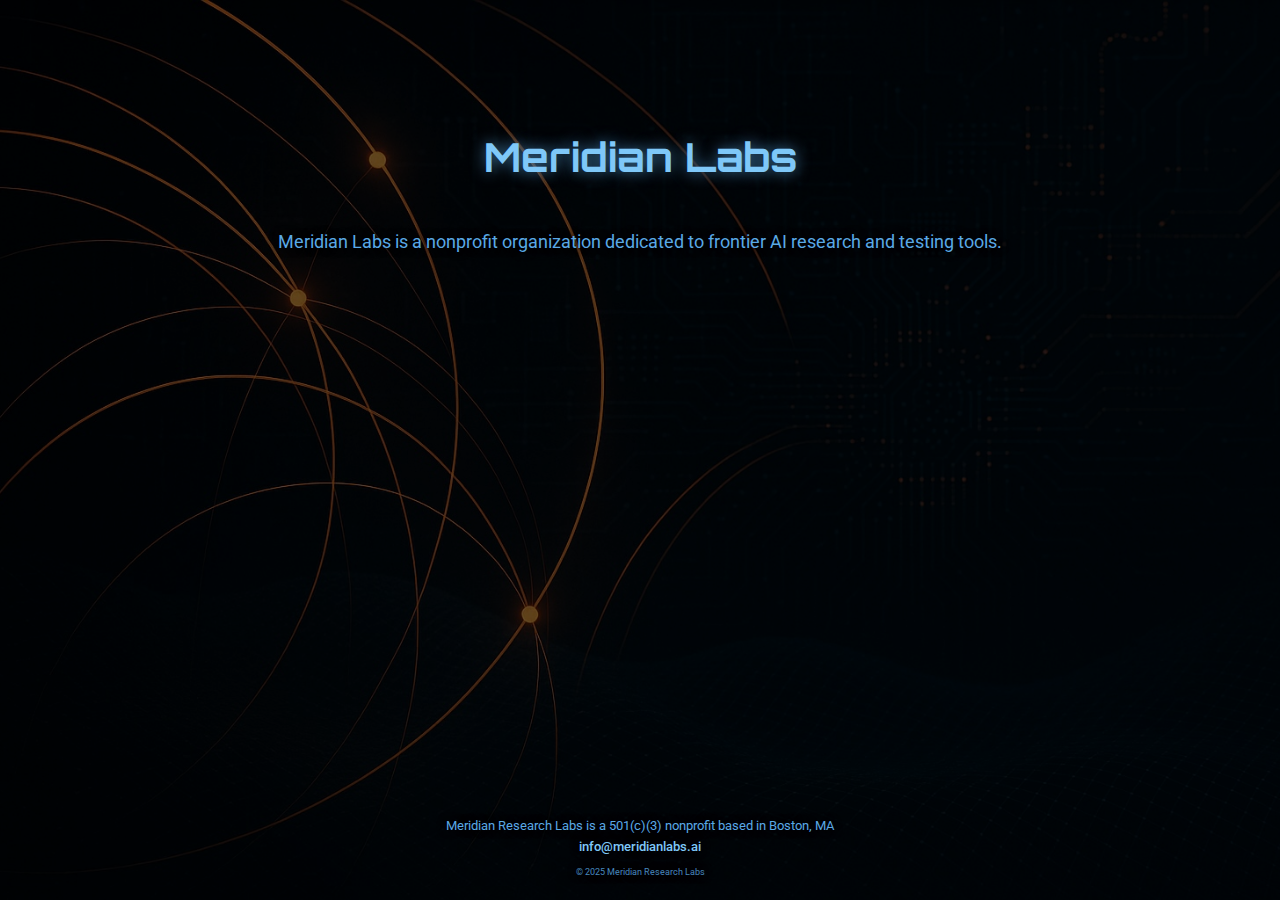
<file: www/index.html>
<!DOCTYPE html>
<html lang="en">
  <head>
    <meta charset="UTF-8" />
    <meta name="viewport" content="width=device-width, initial-scale=1.0" />
    <title>Meridian Research Labs</title>
    <link rel="stylesheet" href="fonts/fonts.css" />
    <style>
      body {
        margin: 0;
        padding: 0;
        background-color: #050505;
        background-image: url('bg.jpg');
        background-size: cover;
        background-position: center;
        background-repeat: no-repeat;
        background-blend-mode: normal;
        opacity: 1;
        color: #5aa9e6;
        font-family: "Roboto", sans-serif;
        height: 100vh;
        display: flex;
        flex-direction: column;
        justify-content: space-between;
        align-items: center;
        position: relative;
      }

      .main-content {
        display: flex;
        flex-direction: column;
        margin-top: 7em;
        align-items: center;
        flex-grow: 1;
        text-align: center;
        padding: 0 2rem;
      }

      h1 {
        font-family: "Orbitron", sans-serif;
        font-size: 2.5rem;
        font-weight: 700;
        margin: 0.5em 0;
        color: #7fc8f8;
        text-shadow: 0 0 15px rgba(90, 169, 230, 0.7);
      }

      .description {
        font-size: 1.1rem;
        max-width: 750px;
        margin-top: 1em;
        line-height: 1.6;
        font-family: "Roboto", sans-serif;
        text-shadow: 0 0 10px rgba(0, 0, 0, 0.8);
        padding: 0.5em;
      }

      .footer {
        display: flex;
        justify-content: space-between;
        align-items: top;
        width: 100%;
        padding: 1em 2em;
        font-size: 0.8rem;
        font-family: "Roboto", sans-serif;
        box-sizing: border-box;
        text-align: center;
        color: #5aa9e6;
        text-shadow: 0 0 8px rgba(0, 0, 0, 0.9);
      }

      .footer-section {
        flex: 1;
      }

      .footer-section.left {
        text-align: left;
      }

      .footer-section.center {
        text-align: center;
        flex: 3;
      }

      .footer-section.right {
        text-align: right;
      }

      .footer a {
        color: #7fc8f8;
        text-decoration: none;
        font-weight: 500;
        transition: color 0.3s ease;
        text-shadow: 0 0 8px rgba(0, 0, 0, 0.8);
      }
      
      .footer a:hover {
        color: #fff;
        text-shadow: 0 0 8px rgba(90, 169, 230, 0.7);
      }

      body::after {
        content: "";
        position: absolute;
        top: 0;
        left: 0;
        width: 100%;
        height: 100%;
        background-color: rgba(0, 0, 0, 0.6);
        pointer-events: none;
        z-index: 1;
      }

      .main-content,
      .footer {
        position: relative;
        z-index: 2;
      }

      .copyright {
        font-size: 0.7em;
        opacity: 0.8;
      }

      .contact {
        padding-top: 0.5em;
        padding-bottom: 1em;
      }
      
      .footer-content {
        padding: 0.8em;
        display: inline-block;
      }
    </style>
  </head>
  <body>
    <div class="main-content">
      <h1>Meridian Labs</h1>
      <div class="description">
      Meridian Labs is a nonprofit organization dedicated to frontier AI research and testing tools. 
      </div>
    </div>

    <div class="footer">
      <div class="footer-section left"></div>

      <div class="footer-section center">
        <div class="footer-content">
          <div>
            Meridian Research Labs is a 501(c)(3) nonprofit based in Boston, MA
          </div>
          <div class="contact">
            <a href="mailto:info@meridianlabs.ai">info@meridianlabs.ai</a>
          </div>
          <div class="copyright">© 2025 Meridian Research Labs</div>
        </div>
      </div>

      <div class="footer-section right"></div>
    </div>
  </body>
</html>
</file>
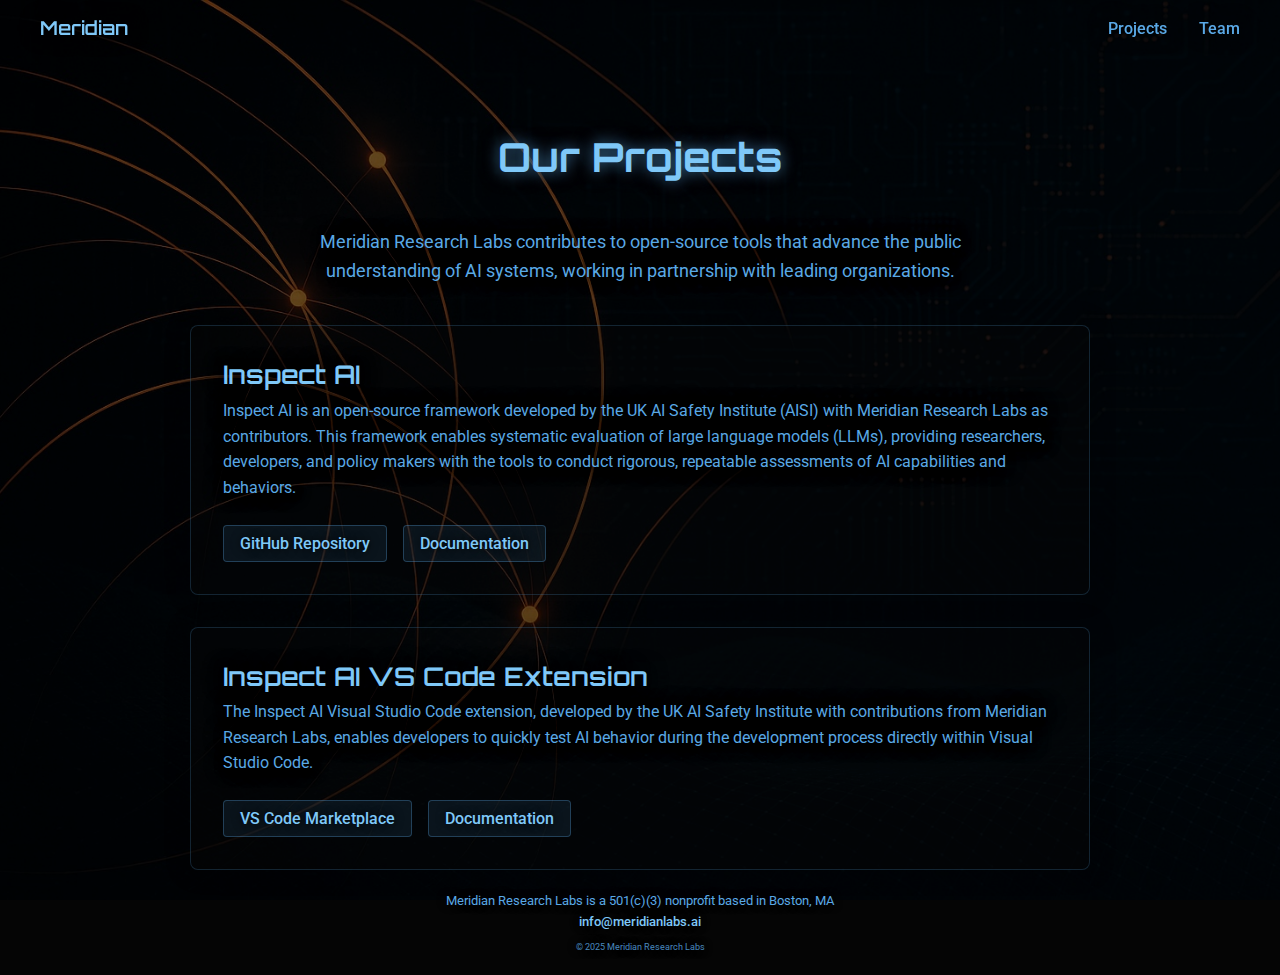
<file: www/projects.html>
<!DOCTYPE html>
<html lang="en">
  <head>
    <meta charset="UTF-8" />
    <meta name="viewport" content="width=device-width, initial-scale=1.0" />
    <title>Projects - Meridian Research Labs</title>
    <link rel="stylesheet" href="fonts/fonts.css" />
    <style>
      body {
        margin: 0;
        padding: 0;
        background-color: #050505;
        background-image: url('bg.jpg');
        background-size: cover;
        background-position: center;
        background-repeat: no-repeat;
        background-blend-mode: normal;
        opacity: 1;
        color: #5aa9e6;
        font-family: "Roboto", sans-serif;
        height: 100vh;
        display: flex;
        flex-direction: column;
        justify-content: space-between;
        align-items: center;
        position: relative;
      }

      .main-content {
        display: flex;
        flex-direction: column;
        margin-top: 7em;
        align-items: center;
        flex-grow: 1;
        text-align: center;
        padding: 0 2rem;
        width: 100%;
        max-width: 1200px;
      }

      h1 {
        font-family: "Orbitron", sans-serif;
        font-size: 2.5rem;
        font-weight: 700;
        margin: 0.5em 0;
        color: #7fc8f8;
        text-shadow: 0 0 15px rgba(90, 169, 230, 0.7), 0 0 20px rgba(0, 0, 0, 0.9);
      }

      h2 {
        font-family: "Orbitron", sans-serif;
        font-size: 1.8rem;
        font-weight: 600;
        margin: 0.5em 0;
        color: #7fc8f8;
        text-shadow: 0 0 10px rgba(90, 169, 230, 0.7), 0 0 20px rgba(0, 0, 0, 0.9);
      }

      .description {
        font-size: 1.1rem;
        max-width: 750px;
        margin-top: 1em;
        line-height: 1.6;
        font-family: "Roboto", sans-serif;
        text-shadow: 0 0 10px rgba(0, 0, 0, 0.9), 0 0 20px rgba(0, 0, 0, 0.8);
        padding: 0.5em;
      }

      .project-list {
        display: flex;
        flex-direction: column;
        width: 100%;
        max-width: 900px;
        margin: 2em auto 0;
        gap: 2em;
      }

      .project {
        background-color: rgba(5, 5, 5, 0.3);
        border-radius: 8px;
        padding: 2em;
        text-align: left;
        border: 1px solid rgba(90, 169, 230, 0.2);
        box-shadow: 0 0 25px rgba(0, 0, 0, 0.3);
      }

      .project h3 {
        margin-top: 0;
        color: #7fc8f8;
        font-family: "Orbitron", sans-serif;
        font-weight: 600;
        font-size: 1.6rem;
        margin-bottom: 0.3em;
        text-shadow: 0 0 10px rgba(0, 0, 0, 0.9), 0 0 20px rgba(0, 0, 0, 0.8);
      }

      .project p {
        margin: 0 0 1em 0;
        line-height: 1.6;
        text-shadow: 0 0 10px rgba(0, 0, 0, 0.9), 0 0 20px rgba(0, 0, 0, 0.8);
      }
      
      .project p:last-child {
        margin-bottom: 0;
      }

      .project-links {
        margin-top: 1.5em;
        display: flex;
        gap: 1em;
        flex-wrap: wrap;
      }

      .project-link {
        display: inline-block;
        padding: 0.5em 1em;
        background-color: rgba(90, 169, 230, 0.1);
        border: 1px solid rgba(90, 169, 230, 0.3);
        border-radius: 4px;
        color: #7fc8f8;
        text-decoration: none;
        font-weight: 500;
        transition: all 0.3s ease;
        text-shadow: 0 0 10px rgba(0, 0, 0, 0.9);
      }

      .project-link:hover {
        background-color: rgba(90, 169, 230, 0.2);
        border-color: rgba(90, 169, 230, 0.5);
        color: #fff;
        text-shadow: 0 0 8px rgba(90, 169, 230, 0.7), 0 0 15px rgba(0, 0, 0, 0.8);
      }

      .footer {
        display: flex;
        justify-content: space-between;
        align-items: top;
        width: 100%;
        padding: 1em 2em;
        font-size: 0.8rem;
        font-family: "Roboto", sans-serif;
        box-sizing: border-box;
        text-align: center;
        color: #5aa9e6;
        text-shadow: 0 0 8px rgba(0, 0, 0, 0.9);
      }

      .footer-section {
        flex: 1;
      }

      .footer-section.left {
        text-align: left;
      }

      .footer-section.center {
        text-align: center;
        flex: 3;
      }

      .footer-section.right {
        text-align: right;
      }

      .footer a {
        color: #7fc8f8;
        text-decoration: none;
        font-weight: 500;
        transition: color 0.3s ease;
        text-shadow: 0 0 8px rgba(0, 0, 0, 0.8);
      }
      
      .footer a:hover {
        color: #fff;
        text-shadow: 0 0 8px rgba(90, 169, 230, 0.7);
      }

      body::after {
        content: "";
        position: absolute;
        top: 0;
        left: 0;
        width: 100%;
        height: 100%;
        background-color: rgba(0, 0, 0, 0.6);
        pointer-events: none;
        z-index: 1;
      }

      .main-content,
      .footer {
        position: relative;
        z-index: 2;
      }

      .copyright {
        font-size: 0.7em;
        opacity: 0.8;
      }

      .contact {
        padding-top: 0.5em;
        padding-bottom: 1em;
      }
      
      .footer-content {
        padding: 0.8em;
        display: inline-block;
      }

      .top-nav {
        position: fixed;
        top: 0;
        left: 0;
        width: 100%;
        background-color: transparent;
        z-index: 3;
      }

      .nav-container {
        display: flex;
        justify-content: space-between;
        align-items: center;
        padding: 1em 2em;
        max-width: 1200px;
        margin: 0 auto;
      }

      .nav-logo {
        font-family: "Orbitron", sans-serif;
        font-weight: 600;
        font-size: 1.2rem;
        color: #7fc8f8;
        text-shadow: 0 0 10px rgba(90, 169, 230, 0.5);
      }
      
      .nav-logo a {
        color: #7fc8f8;
        text-decoration: none;
        transition: color 0.3s ease;
        text-shadow: 0 0 10px rgba(0, 0, 0, 0.9), 0 0 20px rgba(0, 0, 0, 0.7);
      }
      
      .nav-logo a:hover {
        color: #fff;
        text-shadow: 0 0 8px rgba(90, 169, 230, 0.7), 0 0 15px rgba(0, 0, 0, 0.8);
      }

      .nav-links {
        display: flex;
        gap: 2em;
      }

      .nav-links a {
        color: #5aa9e6;
        text-decoration: none;
        font-family: "Roboto", sans-serif;
        font-weight: 500;
        transition: color 0.3s ease;
        text-shadow: 0 0 10px rgba(0, 0, 0, 0.9), 0 0 20px rgba(0, 0, 0, 0.7);
      }

      .nav-links a:hover {
        color: #fff;
        text-shadow: 0 0 8px rgba(90, 169, 230, 0.7), 0 0 15px rgba(0, 0, 0, 0.8);
      }
    </style>
  </head>
  <body>
    <nav class="top-nav">
      <div class="nav-container">
        <div class="nav-logo"><a href="index.html">Meridian</a></div>
        <div class="nav-links">
          <a href="projects.html">Projects</a>
          <a href="team.html">Team</a>
        </div>
      </div>
    </nav>
    <div class="main-content">
      <h1>Our Projects</h1>
      <div class="description">
        Meridian Research Labs contributes to open-source tools that advance the public understanding of AI systems, working in partnership with leading organizations.
      </div>
      
      <div class="project-list">
        <div class="project">
          <h3>Inspect AI</h3>
          <p>Inspect AI is an open-source framework developed by the UK AI Safety Institute (AISI) with Meridian Research Labs as contributors. This framework enables systematic evaluation of large language models (LLMs), providing researchers, developers, and policy makers with the tools to conduct rigorous, repeatable assessments of AI capabilities and behaviors.</p>
          <div class="project-links">
            <a href="https://github.com/UKGovernmentBEIS/inspect_ai" class="project-link" target="_blank">GitHub Repository</a>
            <a href="https://inspect.aisi.org.uk" class="project-link" target="_blank">Documentation</a>
          </div>
        </div>
        
        <div class="project">
          <h3>Inspect AI VS Code Extension</h3>
          <p>The Inspect AI Visual Studio Code extension, developed by the UK AI Safety Institute with contributions from Meridian Research Labs, enables developers to quickly test AI behavior during the development process directly within Visual Studio Code.</p>
          <div class="project-links">
            <a href="https://marketplace.visualstudio.com/items?itemName=ukaisi.inspect-ai" class="project-link" target="_blank">VS Code Marketplace</a>
            <a href="https://inspect.aisi.org.uk/vscode.html" class="project-link" target="_blank">Documentation</a>
          </div>
        </div>
      </div>
    </div>

    <div class="footer">
      <div class="footer-section left"></div>

      <div class="footer-section center">
        <div class="footer-content">
          <div>
            Meridian Research Labs is a 501(c)(3) nonprofit based in Boston, MA
          </div>
          <div class="contact">
            <a href="mailto:info@meridianlabs.ai">info@meridianlabs.ai</a>
          </div>
          <div class="copyright">© 2025 Meridian Research Labs</div>
        </div>
      </div>

      <div class="footer-section right"></div>
    </div>
  </body>
</html>
</file>
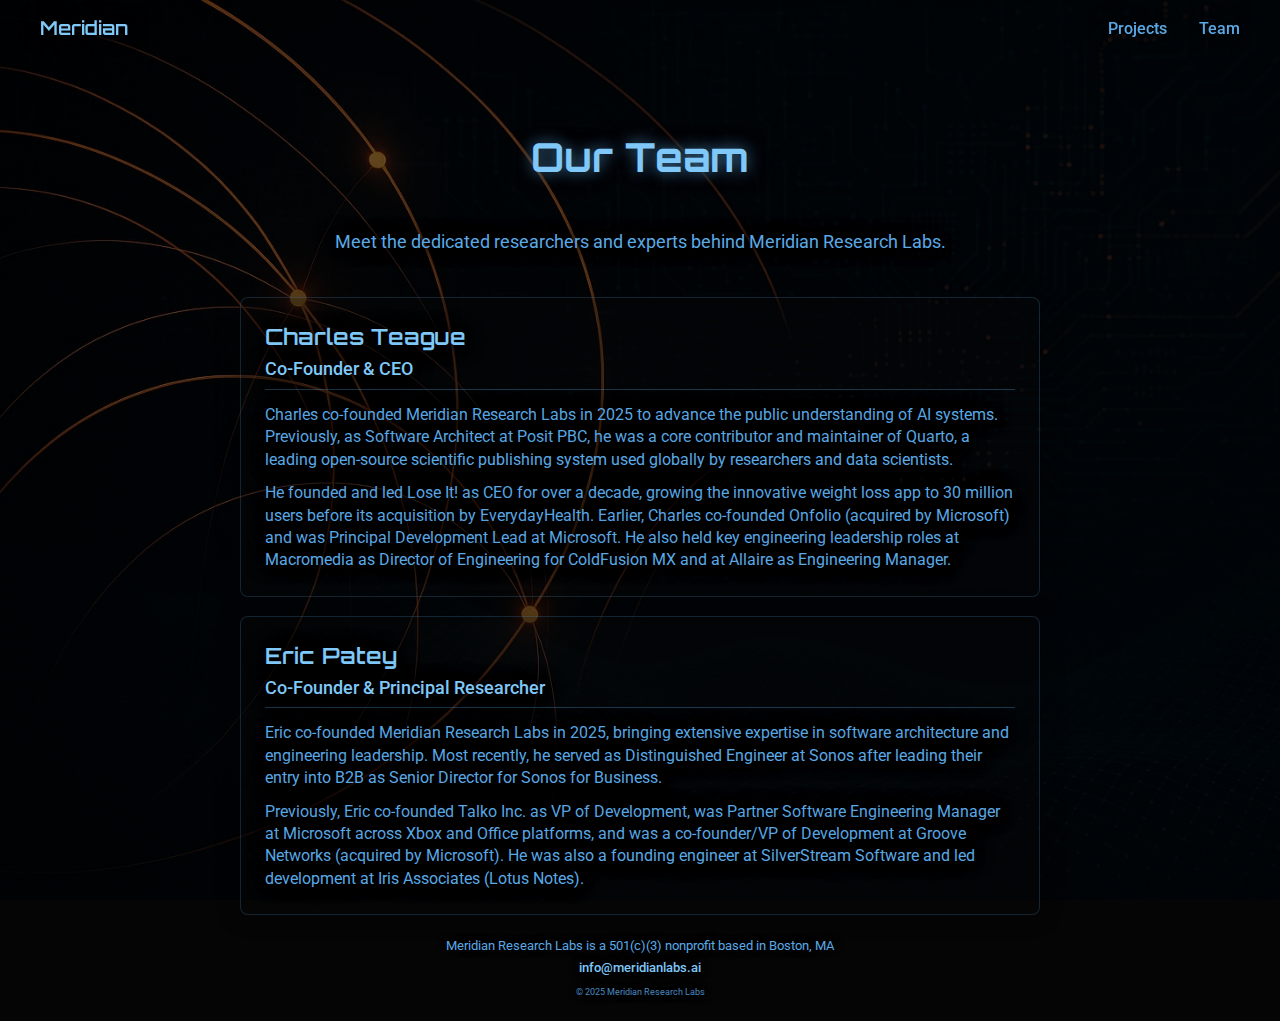
<file: www/team.html>
<!DOCTYPE html>
<html lang="en">
  <head>
    <meta charset="UTF-8" />
    <meta name="viewport" content="width=device-width, initial-scale=1.0" />
    <title>Team - Meridian Research Labs</title>
    <link rel="stylesheet" href="fonts/fonts.css" />
    <style>
      body {
        margin: 0;
        padding: 0;
        background-color: #050505;
        background-image: url('bg.jpg');
        background-size: cover;
        background-position: center;
        background-repeat: no-repeat;
        background-blend-mode: normal;
        opacity: 1;
        color: #5aa9e6;
        font-family: "Roboto", sans-serif;
        height: 100vh;
        display: flex;
        flex-direction: column;
        justify-content: space-between;
        align-items: center;
        position: relative;
      }

      .main-content {
        display: flex;
        flex-direction: column;
        margin-top: 7em;
        align-items: center;
        flex-grow: 1;
        text-align: center;
        padding: 0 2rem;
        width: 100%;
        max-width: 1200px;
      }

      h1 {
        font-family: "Orbitron", sans-serif;
        font-size: 2.5rem;
        font-weight: 700;
        margin: 0.5em 0;
        color: #7fc8f8;
        text-shadow: 0 0 15px rgba(90, 169, 230, 0.7), 0 0 20px rgba(0, 0, 0, 0.9);
      }

      h2 {
        font-family: "Orbitron", sans-serif;
        font-size: 1.8rem;
        font-weight: 600;
        margin: 0.5em 0;
        color: #7fc8f8;
        text-shadow: 0 0 10px rgba(90, 169, 230, 0.7), 0 0 20px rgba(0, 0, 0, 0.9);
      }

      .description {
        font-size: 1.1rem;
        max-width: 750px;
        margin-top: 1em;
        line-height: 1.6;
        font-family: "Roboto", sans-serif;
        text-shadow: 0 0 10px rgba(0, 0, 0, 0.9), 0 0 20px rgba(0, 0, 0, 0.8);
        padding: 0.5em;
      }

      .team-list {
        display: flex;
        flex-direction: column;
        width: 100%;
        max-width: 800px;
        margin: 2em auto 0;
        gap: 1.2em;
      }

      .team-member {
        background-color: rgba(5, 5, 5, 0.3);
        border-radius: 8px;
        padding: 1.5em;
        text-align: left;
        border: 1px solid rgba(90, 169, 230, 0.2);
        box-shadow: 0 0 25px rgba(0, 0, 0, 0.3);
      }

      .team-member h3 {
        margin-top: 0;
        color: #7fc8f8;
        font-family: "Orbitron", sans-serif;
        font-weight: 600;
        font-size: 1.4rem;
        margin-bottom: 0.3em;
        text-shadow: 0 0 10px rgba(0, 0, 0, 0.9), 0 0 20px rgba(0, 0, 0, 0.8);
      }

      .team-member p:nth-child(2) {
        font-weight: 500;
        font-size: 1.1rem;
        color: #7fc8f8;
        margin: 0 0 0.8em 0;
        border-bottom: 1px solid rgba(90, 169, 230, 0.3);
        padding-bottom: 0.4em;
        text-shadow: 0 0 10px rgba(0, 0, 0, 0.9), 0 0 20px rgba(0, 0, 0, 0.8);
      }

      .team-member p {
        margin: 0 0 0.7em 0;
        line-height: 1.4;
        text-shadow: 0 0 10px rgba(0, 0, 0, 0.9), 0 0 20px rgba(0, 0, 0, 0.8);
      }
      
      .team-member p:last-child {
        margin-bottom: 0;
      }

      .footer {
        display: flex;
        justify-content: space-between;
        align-items: top;
        width: 100%;
        padding: 1em 2em;
        font-size: 0.8rem;
        font-family: "Roboto", sans-serif;
        box-sizing: border-box;
        text-align: center;
        color: #5aa9e6;
        text-shadow: 0 0 8px rgba(0, 0, 0, 0.9);
      }

      .footer-section {
        flex: 1;
      }

      .footer-section.left {
        text-align: left;
      }

      .footer-section.center {
        text-align: center;
        flex: 3;
      }

      .footer-section.right {
        text-align: right;
      }

      .footer a {
        color: #7fc8f8;
        text-decoration: none;
        font-weight: 500;
        transition: color 0.3s ease;
        text-shadow: 0 0 8px rgba(0, 0, 0, 0.8);
      }
      
      .footer a:hover {
        color: #fff;
        text-shadow: 0 0 8px rgba(90, 169, 230, 0.7);
      }

      body::after {
        content: "";
        position: absolute;
        top: 0;
        left: 0;
        width: 100%;
        height: 100%;
        background-color: rgba(0, 0, 0, 0.6);
        pointer-events: none;
        z-index: 1;
      }

      .main-content,
      .footer {
        position: relative;
        z-index: 2;
      }

      .copyright {
        font-size: 0.7em;
        opacity: 0.8;
      }

      .contact {
        padding-top: 0.5em;
        padding-bottom: 1em;
      }
      
      .footer-content {
        padding: 0.8em;
        display: inline-block;
      }

      .top-nav {
        position: fixed;
        top: 0;
        left: 0;
        width: 100%;
        background-color: transparent;
        z-index: 3;
      }

      .nav-container {
        display: flex;
        justify-content: space-between;
        align-items: center;
        padding: 1em 2em;
        max-width: 1200px;
        margin: 0 auto;
      }

      .nav-logo {
        font-family: "Orbitron", sans-serif;
        font-weight: 600;
        font-size: 1.2rem;
        color: #7fc8f8;
        text-shadow: 0 0 10px rgba(90, 169, 230, 0.5);
      }
      
      .nav-logo a {
        color: #7fc8f8;
        text-decoration: none;
        transition: color 0.3s ease;
        text-shadow: 0 0 10px rgba(0, 0, 0, 0.9), 0 0 20px rgba(0, 0, 0, 0.7);
      }
      
      .nav-logo a:hover {
        color: #fff;
        text-shadow: 0 0 8px rgba(90, 169, 230, 0.7), 0 0 15px rgba(0, 0, 0, 0.8);
      }

      .nav-links {
        display: flex;
        gap: 2em;
      }

      .nav-links a {
        color: #5aa9e6;
        text-decoration: none;
        font-family: "Roboto", sans-serif;
        font-weight: 500;
        transition: color 0.3s ease;
        text-shadow: 0 0 10px rgba(0, 0, 0, 0.9), 0 0 20px rgba(0, 0, 0, 0.7);
      }

      .nav-links a:hover {
        color: #fff;
        text-shadow: 0 0 8px rgba(90, 169, 230, 0.7), 0 0 15px rgba(0, 0, 0, 0.8);
      }
    </style>
  </head>
  <body>
    <nav class="top-nav">
      <div class="nav-container">
        <div class="nav-logo"><a href="index.html">Meridian</a></div>
        <div class="nav-links">
          <a href="projects.html">Projects</a>
          <a href="team.html">Team</a>
        </div>
      </div>
    </nav>
    <div class="main-content">
      <h1>Our Team</h1>
      <div class="description">
        Meet the dedicated researchers and experts behind Meridian Research Labs.
      </div>
      
      <div class="team-list">
        <div class="team-member">
          <h3>Charles Teague</h3>
          <p>Co-Founder & CEO</p>
          <p>Charles co-founded Meridian Research Labs in 2025 to advance the public understanding of AI systems. Previously, as Software Architect at Posit PBC, he was a core contributor and maintainer of Quarto, a leading open-source scientific publishing system used globally by researchers and data scientists.</p>
          <p>He founded and led Lose It! as CEO for over a decade, growing the innovative weight loss app to 30 million users before its acquisition by EverydayHealth. Earlier, Charles co-founded Onfolio (acquired by Microsoft) and was Principal Development Lead at Microsoft. He also held key engineering leadership roles at Macromedia as Director of Engineering for ColdFusion MX and at Allaire as Engineering Manager.</p>
        </div>
        
        <div class="team-member">
          <h3>Eric Patey</h3>
          <p>Co-Founder & Principal Researcher</p>
          <p>Eric co-founded Meridian Research Labs in 2025, bringing extensive expertise in software architecture and engineering leadership. Most recently, he served as Distinguished Engineer at Sonos after leading their entry into B2B as Senior Director for Sonos for Business.</p>
          <p>Previously, Eric co-founded Talko Inc. as VP of Development, was Partner Software Engineering Manager at Microsoft across Xbox and Office platforms, and was a co-founder/VP of Development at Groove Networks (acquired by Microsoft). He was also a founding engineer at SilverStream Software and led development at Iris Associates (Lotus Notes).</p>
        </div>
      </div>
    </div>

    <div class="footer">
      <div class="footer-section left"></div>

      <div class="footer-section center">
        <div class="footer-content">
          <div>
            Meridian Research Labs is a 501(c)(3) nonprofit based in Boston, MA
          </div>
          <div class="contact">
            <a href="mailto:info@meridianlabs.ai">info@meridianlabs.ai</a>
          </div>
          <div class="copyright">© 2025 Meridian Research Labs</div>
        </div>
      </div>

      <div class="footer-section right"></div>
    </div>
  </body>
</html>
</file>
<file: www/fonts/fonts.css>
@font-face {
  font-family: 'Orbitron';
  font-style: normal;
  font-weight: 600;
  font-display: swap;
  src: url('orbitron-600.ttf') format('truetype');
}
@font-face {
  font-family: 'Orbitron';
  font-style: normal;
  font-weight: 700;
  font-display: swap;
  src: url('orbitron-700.ttf') format('truetype');
}
@font-face {
  font-family: 'Roboto';
  font-style: normal;
  font-weight: 400;
  font-stretch: normal;
  font-display: swap;
  src: url('roboto-400.ttf') format('truetype');
}
@font-face {
  font-family: 'Roboto';
  font-style: normal;
  font-weight: 500;
  font-stretch: normal;
  font-display: swap;
  src: url('roboto-500.ttf') format('truetype');
}
</file>
